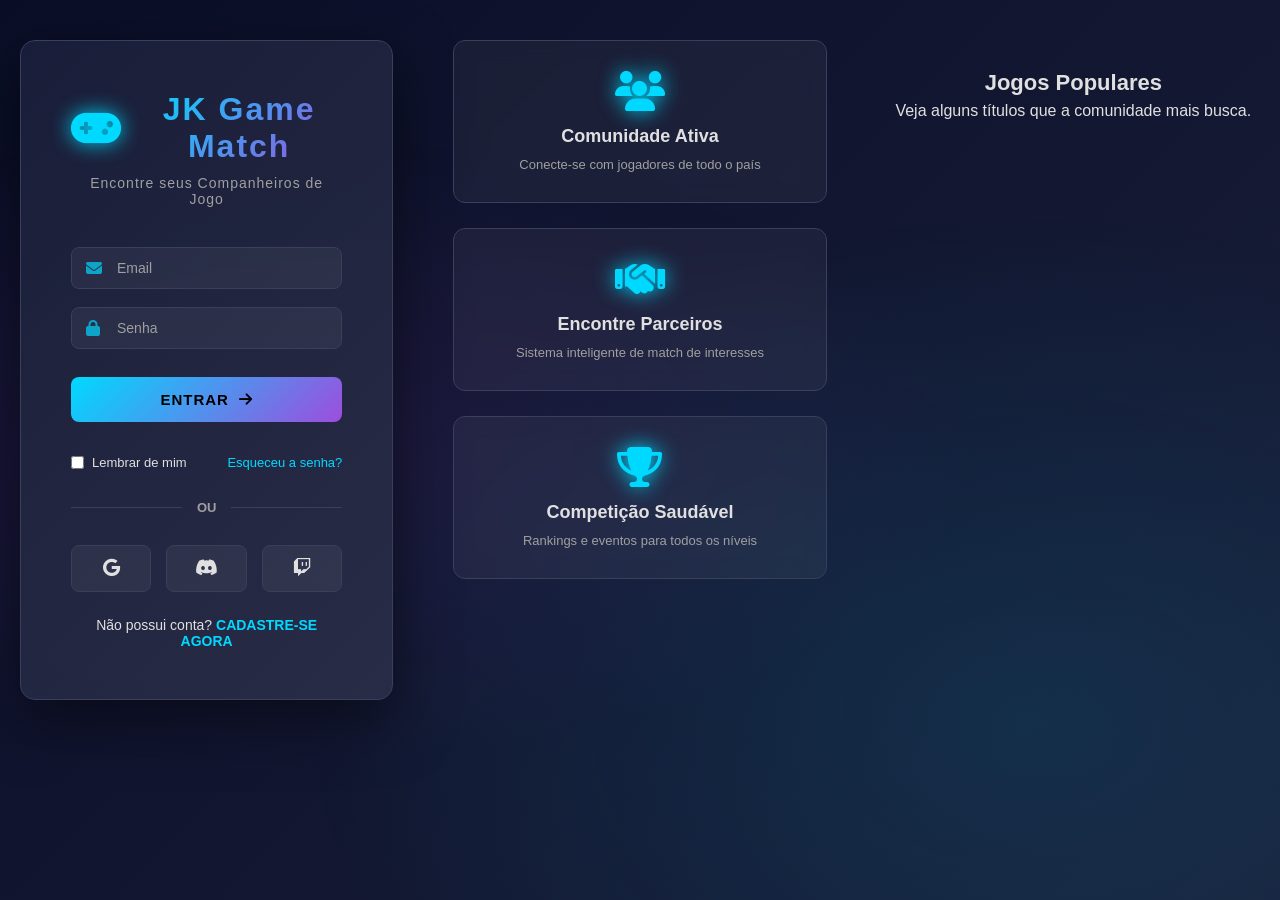
<file: index.html>
<!DOCTYPE html>
<html lang="pt-BR">
<head>
    <meta charset="UTF-8">
    <meta name="viewport" content="width=device-width, initial-scale=1.0">
    <title>JK Game Match - Login</title>
    <link rel="stylesheet" href="style.css">
    <link rel="stylesheet" href="https://cdnjs.cloudflare.com/ajax/libs/font-awesome/6.4.0/css/all.min.css">
</head>
<body>
    <div class="background-animation"></div>

    <div class="login-container">
        <div class="login-box">
            <div class="logo-section">
                <div class="logo">
                    <i class="fas fa-gamepad"></i>
                    <h1>JK Game Match</h1>
                </div>
                <p class="tagline">Encontre seus Companheiros de Jogo</p>
            </div>

            <div id="statusMessage" class="status-message" role="alert"></div>

            <form id="loginForm" class="form-group">
                <div class="input-group">
                    <i class="fas fa-envelope"></i>
                    <input type="email" id="email" name="email" placeholder="Email" required>
                </div>

                <div class="input-group">
                    <i class="fas fa-lock"></i>
                    <input type="password" id="senha" name="senha" placeholder="Senha" required>
                </div>

                <button type="submit" class="btn-neon btn-login">
                    <span>ENTRAR</span>
                    <i class="fas fa-arrow-right"></i>
                </button>

                <div class="remember-forgot">
                    <label class="checkbox">
                        <input type="checkbox" id="lembrar">
                        <span>Lembrar de mim</span>
                    </label>
                    <a href="#" class="forgot-link">Esqueceu a senha?</a>
                </div>
            </form>

            <div class="divider">
                <span>OU</span>
            </div>

            <div class="social-login">
                <button id="googleLogin" class="btn-social google" title="Login com Google">
                    <i class="fab fa-google"></i>
                </button>
                <button id="discordLogin" class="btn-social discord" title="Login com Discord">
                    <i class="fab fa-discord"></i>
                </button>
                <button id="twitchLogin" class="btn-social twitch" title="Login com Twitch">
                    <i class="fab fa-twitch"></i>
                </button>
            </div>

            <div class="signup-link">
                <p>Não possui conta? <a href="cadastro.html" class="link-neon">CADASTRE-SE AGORA</a></p>
            </div>
        </div>

        <div class="login-info">
            <div class="info-card">
                <i class="fas fa-users"></i>
                <h3>Comunidade Ativa</h3>
                <p>Conecte-se com jogadores de todo o país</p>
            </div>
            <div class="info-card">
                <i class="fas fa-handshake"></i>
                <h3>Encontre Parceiros</h3>
                <p>Sistema inteligente de match de interesses</p>
            </div>
            <div class="info-card">
                <i class="fas fa-trophy"></i>
                <h3>Competição Saudável</h3>
                <p>Rankings e eventos para todos os níveis</p>
            </div>
        </div>

        <div class="login-games-section">
            <div class="section-header">
                <h2>Jogos Populares</h2>
                <p>Veja alguns títulos que a comunidade mais busca.</p>
            </div>
            <div class="games-grid" id="homeGames"></div>
        </div>
    </div>

    <script src="dados.js"></script>
    <script src="script.js"></script>
    <script>
        document.addEventListener('DOMContentLoaded', () => {
            // Renderizar jogos iniciais
            const container = document.getElementById('homeGames');
            if (container && window.jogosSimulados) {
                container.innerHTML = jogosSimulados.slice(0, 4).map(jogo => `
                    <div class="game-card">
                        <div class="card-image" style="background-image: url('${jogo.imagem}');">
                            ${!jogo.imagem ? jogo.icon : ''}
                        </div>
                        <div class="card-content">
                            <h3 class="card-title">${jogo.nome}</h3>
                            <p class="card-subtitle">${jogo.genero} • ${jogo.plataforma}</p>
                            <p class="card-description">${jogo.descricao}</p>
                        </div>
                    </div>
                `).join('');
            }

            // Lógica de Login Estático
            const form = document.getElementById('loginForm');
            if (form) {
                form.addEventListener('submit', (e) => {
                    e.preventDefault();
                    const email = document.getElementById('email').value;
                    const statusBox = document.getElementById('statusMessage');
                    
                    if (statusBox) {
                        statusBox.textContent = 'Entrando...';
                        statusBox.className = 'status-message show success';
                    }

                    // Simular salvar usuário no localStorage
                    localStorage.setItem('usuarioLogado', JSON.stringify({
                        id: 1,
                        nome: 'meme0405-laboratório',
                        nickname: 'meme0405-lab',
                        email: email,
                        rank: 'Pro Gamer',
                        plataforma: 'PC',
                        foto: 'avatar-default.svg',
                        nivel: 5
                    }));

                    setTimeout(() => {
                        window.location.href = 'dashboard.html';
                    }, 800);
                });
            }
        });
    </script>
</body>
</html>
</file>
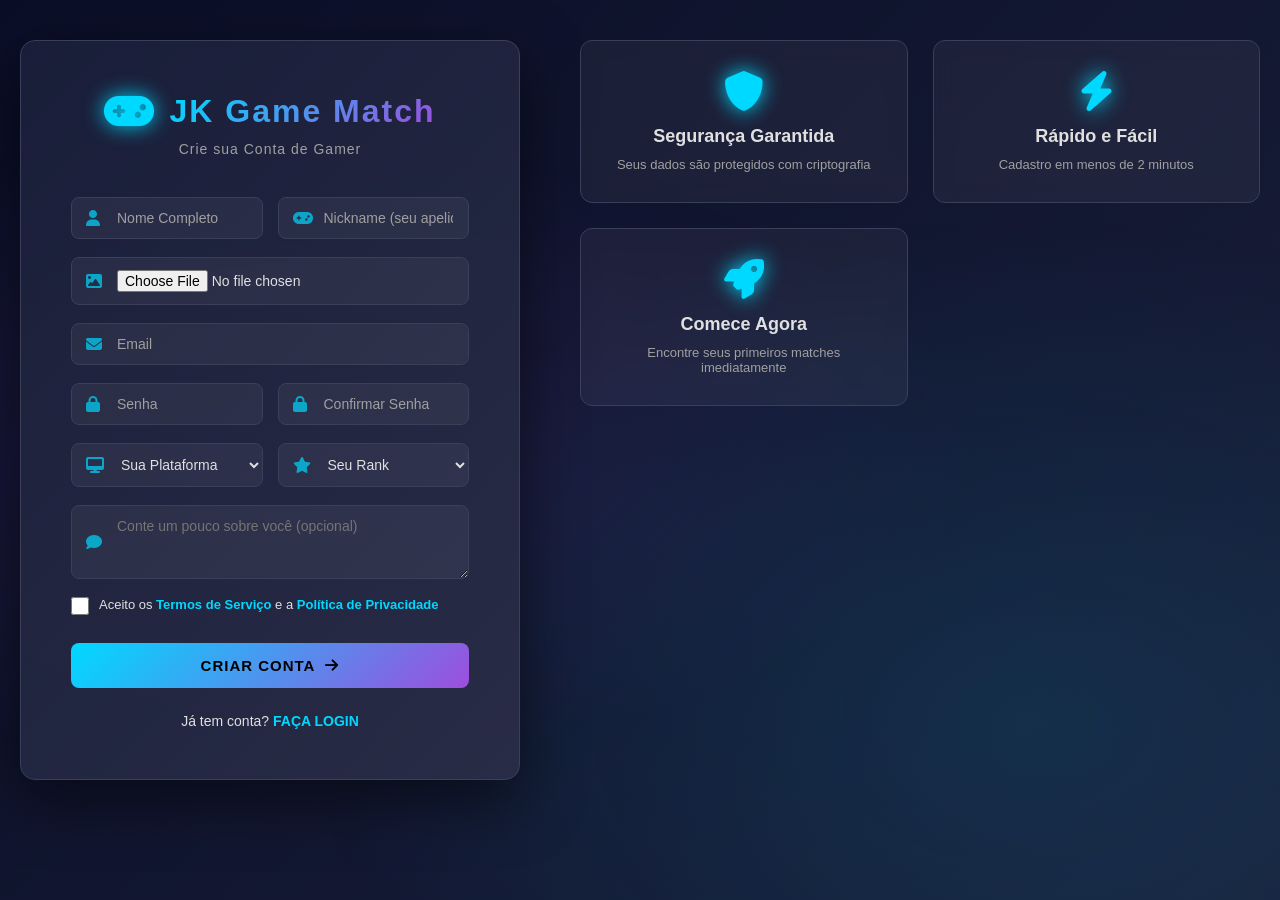
<file: cadastro.html>
<!DOCTYPE html>
<html lang="pt-BR">
<head>
    <meta charset="UTF-8">
    <meta name="viewport" content="width=device-width, initial-scale=1.0">
    <title>JK Game Match - Cadastro</title>
    <link rel="stylesheet" href="style.css">
    <link rel="stylesheet" href="https://cdnjs.cloudflare.com/ajax/libs/font-awesome/6.4.0/css/all.min.css">
</head>
<body>
    <div class="background-animation"></div>

    <div class="login-container">
        <div class="login-box signup-box">
            <div class="logo-section">
                <div class="logo">
                    <i class="fas fa-gamepad"></i>
                    <h1>JK Game Match</h1>
                </div>
                <p class="tagline">Crie sua Conta de Gamer</p>
            </div>

            <div id="statusMessage" class="status-message" role="alert"></div>

            <form id="cadastroForm" class="form-group" id="cadastroFormStatic" enctype="multipart/form-data">
                <div class="form-row">
                    <div class="input-group">
                        <i class="fas fa-user"></i>
                        <input type="text" id="nome" name="nome" placeholder="Nome Completo" required>
                    </div>
                    <div class="input-group">
                        <i class="fas fa-gamepad"></i>
                        <input type="text" id="nickname" name="nickname" placeholder="Nickname (seu apelido)" required>
                    </div>
                </div>
                <div class="input-group">
                    <i class="fas fa-image"></i>
                    <input type="file" id="fotoPerfil" name="foto_perfil" accept="image/*">
                </div>

                <div class="input-group">
                    <i class="fas fa-envelope"></i>
                    <input type="email" id="email" name="email" placeholder="Email" required>
                </div>

                <div class="form-row">
                    <div class="input-group">
                        <i class="fas fa-lock"></i>
                        <input type="password" id="senha" name="senha" placeholder="Senha" required>
                    </div>
                    <div class="input-group">
                        <i class="fas fa-lock"></i>
                        <input type="password" id="confirmSenha" name="confirmSenha" placeholder="Confirmar Senha" required>
                    </div>
                </div>

                <div class="form-row">
                    <div class="input-group">
                        <i class="fas fa-desktop"></i>
                        <select id="plataforma" name="plataforma" required>
                            <option value="">Sua Plataforma</option>
                            <option value="PC">PC</option>
                            <option value="PlayStation">PlayStation</option>
                            <option value="Xbox">Xbox</option>
                            <option value="Nintendo">Nintendo</option>
                            <option value="Mobile">Mobile</option>
                            <option value="Multi">Multi-plataforma</option>
                        </select>
                    </div>
                    <div class="input-group">
                        <i class="fas fa-star"></i>
                        <select id="rank" name="rank" required>
                            <option value="">Seu Rank</option>
                            <option value="Iniciante">Iniciante</option>
                            <option value="Casual">Casual</option>
                            <option value="Intermediario">Intermediário</option>
                            <option value="Avancado">Avançado</option>
                            <option value="Pro">Profissional</option>
                        </select>
                    </div>
                </div>

                <div class="input-group">
                    <i class="fas fa-comment"></i>
                    <textarea id="bio" name="bio" placeholder="Conte um pouco sobre você (opcional)" rows="3"></textarea>
                </div>

                <label class="checkbox-accept">
                    <input type="checkbox" id="termos" name="termos" required>
                    <span>Aceito os <a href="#" class="link-neon">Termos de Serviço</a> e a <a href="#" class="link-neon">Política de Privacidade</a></span>
                </label>

                <button type="submit" class="btn-neon btn-login">
                    <span>CRIAR CONTA</span>
                    <i class="fas fa-arrow-right"></i>
                </button>
            </form>

            <div class="signup-link">
                <p>Já tem conta? <a href="index.html" class="link-neon">FAÇA LOGIN</a></p>
            </div>
        </div>

        <div class="login-info">
            <div class="info-card">
                <i class="fas fa-shield"></i>
                <h3>Segurança Garantida</h3>
                <p>Seus dados são protegidos com criptografia</p>
            </div>
            <div class="info-card">
                <i class="fas fa-zap"></i>
                <h3>Rápido e Fácil</h3>
                <p>Cadastro em menos de 2 minutos</p>
            </div>
            <div class="info-card">
                <i class="fas fa-rocket"></i>
                <h3>Comece Agora</h3>
                <p>Encontre seus primeiros matches imediatamente</p>
            </div>
        </div>
    </div>

    <script src="script.js"></script>
    <script>
        (function () {
            const params = new URLSearchParams(window.location.search);
            const status = params.get('status');
            const message = params.get('message');
            const box = document.getElementById('statusMessage');
            if (box && status && message) {
                box.textContent = decodeURIComponent(message);
                box.className = 'status-message show ' + (status === 'success' ? 'success' : 'error');
            }
        })();
    </script>
</body>
</html>
<script>
document.addEventListener('DOMContentLoaded', () => {
    const form = document.getElementById('cadastroFormStatic');
    if (form) {
        form.addEventListener('submit', (e) => {
            e.preventDefault();
            alert('Cadastro simulado com sucesso! Você será redirecionado para o login.');
            window.location.href = 'index.html';
        });
    }
});
</script>
</file>
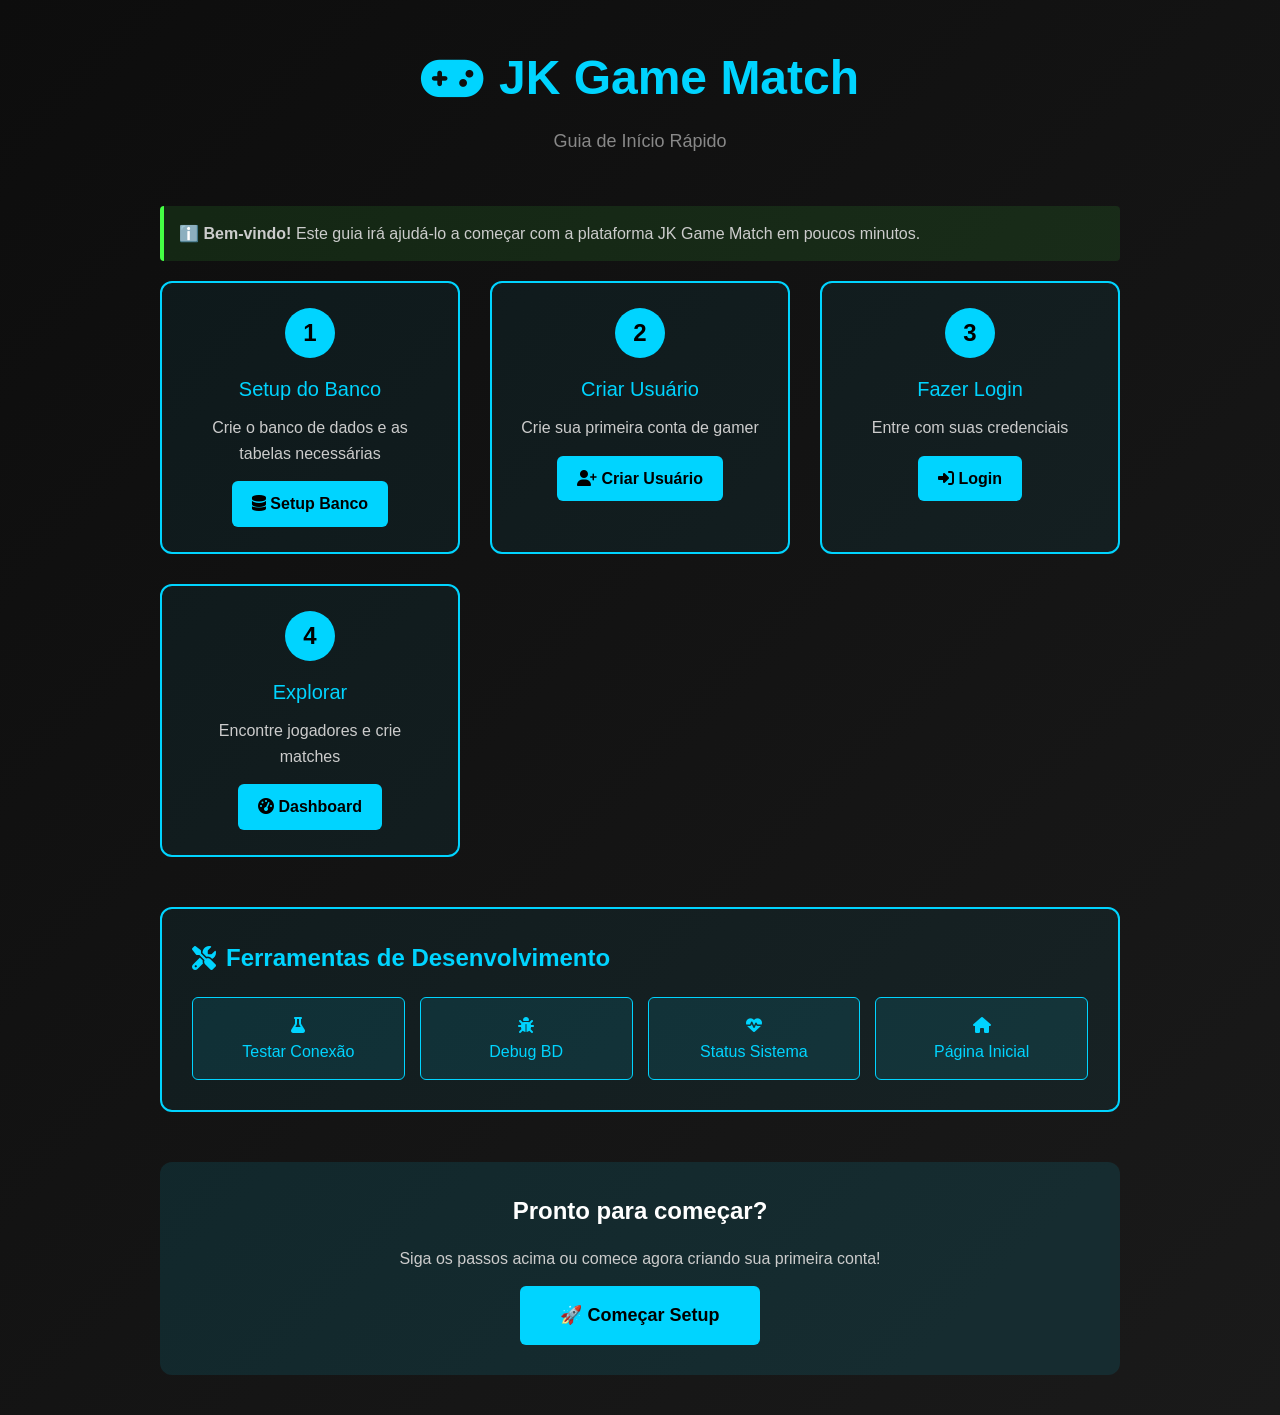
<file: start.html>
<!DOCTYPE html>
<html lang="pt-BR">
<head>
    <meta charset="UTF-8">
    <meta name="viewport" content="width=device-width, initial-scale=1.0">
    <title>Guia de Início - JK Game Match</title>
    <link rel="stylesheet" href="https://cdnjs.cloudflare.com/ajax/libs/font-awesome/6.4.0/css/all.min.css">
    <style>
        * {
            margin: 0;
            padding: 0;
            box-sizing: border-box;
        }
        
        body {
            background: linear-gradient(135deg, #0d0d0d 0%, #1a1a1a 100%);
            color: #fff;
            font-family: 'Segoe UI', Tahoma, Geneva, Verdana, sans-serif;
            line-height: 1.6;
        }
        
        .container {
            max-width: 1000px;
            margin: 0 auto;
            padding: 40px 20px;
        }
        
        header {
            text-align: center;
            margin-bottom: 50px;
        }
        
        h1 {
            font-size: 48px;
            color: #00d4ff;
            margin-bottom: 10px;
            display: flex;
            align-items: center;
            justify-content: center;
            gap: 15px;
        }
        
        h1 i {
            font-size: 50px;
        }
        
        .tagline {
            color: #888;
            font-size: 18px;
            margin-bottom: 30px;
        }
        
        .steps {
            display: grid;
            grid-template-columns: repeat(auto-fit, minmax(250px, 1fr));
            gap: 30px;
            margin-bottom: 50px;
        }
        
        .step {
            background: rgba(0, 212, 255, 0.05);
            border: 2px solid #00d4ff;
            border-radius: 12px;
            padding: 25px;
            text-align: center;
            transition: all 0.3s ease;
        }
        
        .step:hover {
            background: rgba(0, 212, 255, 0.1);
            transform: translateY(-5px);
            box-shadow: 0 10px 30px rgba(0, 212, 255, 0.2);
        }
        
        .step-number {
            display: inline-flex;
            align-items: center;
            justify-content: center;
            width: 50px;
            height: 50px;
            background: #00d4ff;
            color: #000;
            border-radius: 50%;
            font-weight: bold;
            font-size: 24px;
            margin-bottom: 15px;
        }
        
        .step-title {
            font-size: 20px;
            color: #00d4ff;
            margin-bottom: 10px;
        }
        
        .step-desc {
            color: #ccc;
            margin-bottom: 15px;
        }
        
        .step-link {
            display: inline-block;
            background: #00d4ff;
            color: #000;
            padding: 10px 20px;
            border-radius: 6px;
            text-decoration: none;
            font-weight: bold;
            transition: all 0.3s ease;
        }
        
        .step-link:hover {
            background: #00a8cc;
            transform: translateY(-2px);
        }
        
        .tools-section {
            background: rgba(0, 212, 255, 0.05);
            border: 2px solid #00d4ff;
            border-radius: 12px;
            padding: 30px;
            margin-bottom: 30px;
        }
        
        .tools-title {
            color: #00d4ff;
            font-size: 24px;
            margin-bottom: 20px;
            display: flex;
            align-items: center;
            gap: 10px;
        }
        
        .tools-grid {
            display: grid;
            grid-template-columns: repeat(auto-fit, minmax(200px, 1fr));
            gap: 15px;
        }
        
        .tool-link {
            background: rgba(0, 212, 255, 0.1);
            border: 1px solid #00d4ff;
            padding: 15px;
            border-radius: 6px;
            text-decoration: none;
            color: #00d4ff;
            text-align: center;
            transition: all 0.3s ease;
        }
        
        .tool-link:hover {
            background: rgba(0, 212, 255, 0.2);
            transform: translateY(-2px);
        }
        
        .cta-section {
            text-align: center;
            margin-top: 50px;
            padding: 30px;
            background: rgba(0, 212, 255, 0.1);
            border-radius: 12px;
        }
        
        .cta-button {
            display: inline-block;
            background: #00d4ff;
            color: #000;
            padding: 15px 40px;
            font-size: 18px;
            border: none;
            border-radius: 6px;
            cursor: pointer;
            font-weight: bold;
            transition: all 0.3s ease;
            text-decoration: none;
        }
        
        .cta-button:hover {
            background: #00a8cc;
            transform: translateY(-2px);
        }
        
        .info-box {
            background: rgba(68, 255, 68, 0.1);
            border-left: 4px solid #44ff44;
            padding: 15px;
            border-radius: 4px;
            margin: 20px 0;
            color: #ccc;
        }
    </style>
</head>
<body>
    <div class="container">
        <header>
            <h1>
                <i class="fas fa-gamepad"></i>
                JK Game Match
            </h1>
            <p class="tagline">Guia de Início Rápido</p>
        </header>
        
        <div class="info-box">
            <strong>ℹ️ Bem-vindo!</strong> Este guia irá ajudá-lo a começar com a plataforma JK Game Match em poucos minutos.
        </div>
        
        <div class="steps">
            <div class="step">
                <div class="step-number">1</div>
                <div class="step-title">Setup do Banco</div>
                <p class="step-desc">Crie o banco de dados e as tabelas necessárias</p>
                <a href="setup_banco.php" class="step-link">
                    <i class="fas fa-database"></i> Setup Banco
                </a>
            </div>
            
            <div class="step">
                <div class="step-number">2</div>
                <div class="step-title">Criar Usuário</div>
                <p class="step-desc">Crie sua primeira conta de gamer</p>
                <a href="criar_usuario.php" class="step-link">
                    <i class="fas fa-user-plus"></i> Criar Usuário
                </a>
            </div>
            
            <div class="step">
                <div class="step-number">3</div>
                <div class="step-title">Fazer Login</div>
                <p class="step-desc">Entre com suas credenciais</p>
                <a href="index.html" class="step-link">
                    <i class="fas fa-sign-in-alt"></i> Login
                </a>
            </div>
            
            <div class="step">
                <div class="step-number">4</div>
                <div class="step-title">Explorar</div>
                <p class="step-desc">Encontre jogadores e crie matches</p>
                <a href="dashboard.html" class="step-link">
                    <i class="fas fa-tachometer-alt"></i> Dashboard
                </a>
            </div>
        </div>
        
        <div class="tools-section">
            <h2 class="tools-title">
                <i class="fas fa-tools"></i>
                Ferramentas de Desenvolvimento
            </h2>
            <div class="tools-grid">
                <a href="teste_banco.php" class="tool-link">
                    <i class="fas fa-flask"></i><br>Testar Conexão
                </a>
                <a href="db_debug.php" class="tool-link">
                    <i class="fas fa-bug"></i><br>Debug BD
                </a>
                <a href="status.php" class="tool-link">
                    <i class="fas fa-heartbeat"></i><br>Status Sistema
                </a>
                <a href="welcome.php" class="tool-link">
                    <i class="fas fa-home"></i><br>Página Inicial
                </a>
            </div>
        </div>
        
        <div class="cta-section">
            <h2>Pronto para começar?</h2>
            <p style="margin: 15px 0; color: #ccc;">
                Siga os passos acima ou comece agora criando sua primeira conta!
            </p>
            <a href="setup_banco.php" class="cta-button">
                🚀 Começar Setup
            </a>
        </div>
    </div>
</body>
</html>
</file>
<file: style.css>
/* ============================================
   JK Game Match - CSS Moderno e Gamer
   ============================================ */

* {
    margin: 0;
    padding: 0;
    box-sizing: border-box;
}

/* Variáveis de cores */
:root {
    --primary: #0a0e27;
    --secondary: #1a1f3a;
    --tertiary: #2a2d47;
    --accent-purple: #9d4edd;
    --accent-blue: #00d9ff;
    --accent-pink: #ff006e;
    --text-light: #e0e0e0;
    --text-muted: #a0a0a0;
    --border: #3a3f5a;
    --success: #00ff88;
    --warning: #ffaa00;
    --danger: #ff0055;
    --shadow: rgba(0, 0, 0, 0.5);
}

/* Base */
html, body {
    width: 100%;
    height: 100%;
}

body {
    font-family: 'Segoe UI', 'Roboto', sans-serif;
    background: linear-gradient(135deg, #0a0e27 0%, #1a1f3a 100%);
    color: var(--text-light);
    overflow-x: hidden;
}

/* Background Animation */
.background-animation {
    position: fixed;
    top: 0;
    left: 0;
    width: 100%;
    height: 100%;
    background: 
        radial-gradient(ellipse at 20% 50%, rgba(157, 78, 221, 0.1) 0%, transparent 50%),
        radial-gradient(ellipse at 80% 80%, rgba(0, 217, 255, 0.1) 0%, transparent 50%);
    pointer-events: none;
    z-index: -1;
    animation: gradientShift 15s ease infinite;
}

@keyframes gradientShift {
    0%, 100% {
        opacity: 1;
    }
    50% {
        opacity: 0.8;
    }
}

/* ============================================
   LOGIN & CADASTRO
   ============================================ */

.login-container {
    display: flex;
    align-items: flex-start;
    justify-content: space-between;
    min-height: 100vh;
    padding: 40px 20px;
    gap: 60px;
    flex-wrap: wrap;
}

.login-box,
.login-info,
.login-games-section {
    flex: 1 1 320px;
    min-width: 280px;
}

.login-box {
    background: linear-gradient(135deg, rgba(26, 31, 58, 0.95) 0%, rgba(42, 45, 71, 0.95) 100%);
    border: 1px solid var(--border);
    border-radius: 15px;
    padding: 50px;
    width: 100%;
    max-width: 450px;
    box-shadow: 0 20px 60px var(--shadow);
    backdrop-filter: blur(10px);
    animation: slideInLeft 0.6s ease;
}

.login-games-section {
    width: 100%;
    max-width: 760px;
    margin-top: 30px;
}

.login-games-section .section-header {
    display: flex;
    flex-direction: column;
    gap: 6px;
    margin-bottom: 20px;
}

.login-games-section .games-grid {
    grid-template-columns: repeat(auto-fit, minmax(220px, 1fr));
    gap: 18px;
}

@keyframes slideInLeft {
    from {
        opacity: 0;
        transform: translateX(-50px);
    }
    to {
        opacity: 1;
        transform: translateX(0);
    }
}

.signup-box {
    max-width: 500px;
}

.logo-section {
    text-align: center;
    margin-bottom: 40px;
}

.logo {
    display: flex;
    align-items: center;
    justify-content: center;
    gap: 15px;
    margin-bottom: 10px;
}

.logo i {
    font-size: 40px;
    color: var(--accent-blue);
    text-shadow: 0 0 20px var(--accent-blue);
}

.logo h1 {
    font-size: 32px;
    background: linear-gradient(135deg, var(--accent-blue), var(--accent-purple));
    -webkit-background-clip: text;
    -webkit-text-fill-color: transparent;
    background-clip: text;
    font-weight: 800;
    letter-spacing: 2px;
}

.tagline {
    color: var(--text-muted);
    font-size: 14px;
    letter-spacing: 1px;
}

/* Form Group */
.form-group {
    display: flex;
    flex-direction: column;
    gap: 18px;
    margin-bottom: 25px;
}

.form-row {
    display: grid;
    grid-template-columns: 1fr 1fr;
    gap: 15px;
}

.input-group {
    position: relative;
    display: flex;
    align-items: center;
}

.input-group i {
    position: absolute;
    left: 15px;
    color: var(--accent-blue);
    font-size: 16px;
    opacity: 0.7;
}

.input-group input,
.input-group select,
.input-group textarea {
    width: 100%;
    background: rgba(255, 255, 255, 0.05);
    border: 1px solid var(--border);
    border-radius: 8px;
    padding: 12px 15px 12px 45px;
    color: var(--text-light);
    font-size: 14px;
    transition: all 0.3s ease;
    font-family: inherit;
}

.input-group input:focus,
.input-group select:focus,
.input-group textarea:focus {
    outline: none;
    border-color: var(--accent-blue);
    background: rgba(0, 217, 255, 0.1);
    box-shadow: 0 0 15px rgba(0, 217, 255, 0.3);
}

.input-group input::placeholder {
    color: var(--text-muted);
}

.input-group select option {
    background: var(--secondary);
    color: var(--text-light);
}

.input-group textarea {
    resize: vertical;
    padding-left: 45px;
}

/* Buttons */
.btn-neon {
    display: flex;
    align-items: center;
    justify-content: center;
    gap: 10px;
    width: 100%;
    padding: 14px 20px;
    background: linear-gradient(135deg, var(--accent-blue), var(--accent-purple));
    color: #000;
    border: none;
    border-radius: 8px;
    font-weight: 700;
    font-size: 15px;
    letter-spacing: 1px;
    cursor: pointer;
    transition: all 0.3s ease;
    position: relative;
    overflow: hidden;
    text-transform: uppercase;
}

.btn-neon::before {
    content: '';
    position: absolute;
    top: 0;
    left: -100%;
    width: 100%;
    height: 100%;
    background: linear-gradient(90deg, transparent, rgba(255, 255, 255, 0.2), transparent);
    transition: left 0.5s ease;
}

.btn-neon:hover {
    transform: translateY(-2px);
    box-shadow: 0 10px 30px rgba(0, 217, 255, 0.4), 0 0 20px rgba(157, 78, 221, 0.3);
}

.btn-neon:hover::before {
    left: 100%;
}

.btn-login {
    margin-top: 10px;
}

/* Remember & Forgot */
.remember-forgot {
    display: flex;
    justify-content: space-between;
    align-items: center;
    font-size: 13px;
    margin-top: 15px;
}

.checkbox {
    display: flex;
    align-items: center;
    gap: 8px;
    cursor: pointer;
    user-select: none;
}

.checkbox input {
    width: auto !important;
    padding: 0 !important;
    left: auto !important;
    cursor: pointer;
}

.forgot-link {
    color: var(--accent-blue);
    text-decoration: none;
    transition: all 0.3s ease;
}

.forgot-link:hover {
    text-decoration: underline;
    text-shadow: 0 0 10px var(--accent-blue);
}

/* Divider */
.divider {
    display: flex;
    align-items: center;
    margin: 30px 0;
    gap: 15px;
}

.divider::before,
.divider::after {
    content: '';
    flex: 1;
    height: 1px;
    background: var(--border);
}

.divider span {
    color: var(--text-muted);
    font-size: 13px;
    font-weight: 600;
}

/* Social Login */
.social-login {
    display: flex;
    gap: 15px;
    margin-bottom: 25px;
}

.btn-social {
    flex: 1;
    padding: 12px;
    background: rgba(255, 255, 255, 0.05);
    border: 1px solid var(--border);
    border-radius: 8px;
    color: var(--text-light);
    font-size: 18px;
    cursor: pointer;
    transition: all 0.3s ease;
}

.btn-social:hover {
    border-color: var(--accent-blue);
    transform: translateY(-2px);
    box-shadow: 0 5px 15px rgba(0, 217, 255, 0.2);
}

.btn-social.google:hover {
    color: #4285f4;
}

.btn-social.discord:hover {
    color: #5865f2;
}

.btn-social.twitch:hover {
    color: #9146ff;
}

/* Signup Link */
.signup-link {
    text-align: center;
    margin-top: 20px;
    font-size: 14px;
}

.link-neon {
    color: var(--accent-blue);
    text-decoration: none;
    font-weight: 700;
    transition: all 0.3s ease;
}

.link-neon:hover {
    color: var(--accent-purple);
    text-shadow: 0 0 10px var(--accent-blue);
}

/* Checkbox Accept */
.checkbox-accept {
    display: flex;
    gap: 10px;
    font-size: 13px;
    cursor: pointer;
}

.checkbox-accept input {
    width: 18px !important;
    height: 18px !important;
    padding: 0 !important;
    left: auto !important;
    flex-shrink: 0;
}

.checkbox-accept a {
    color: var(--accent-blue);
    text-decoration: none;
}

.checkbox-accept a:hover {
    text-decoration: underline;
}

/* Status Message */
.status-message {
    margin-top: 20px;
    padding: 12px 15px;
    border-radius: 8px;
    font-size: 13px;
    text-align: center;
    display: none;
}

.status-message.show {
    display: block;
}

.status-message.success {
    background: rgba(0, 255, 136, 0.1);
    border: 1px solid var(--success);
    color: var(--success);
}

.status-message.error {
    background: rgba(255, 0, 85, 0.1);
    border: 1px solid var(--danger);
    color: var(--danger);
}

/* Login Info Cards */
.login-info {
    display: grid;
    grid-template-columns: repeat(auto-fit, minmax(220px, 1fr));
    gap: 25px;
}

.info-card {
    background: rgba(255, 255, 255, 0.05);
    border: 1px solid var(--border);
    border-radius: 12px;
    padding: 30px 25px;
    text-align: center;
    backdrop-filter: blur(10px);
    transition: all 0.3s ease;
    animation: slideInRight 0.6s ease backwards;
}

.info-card:nth-child(1) { animation-delay: 0.1s; }
.info-card:nth-child(2) { animation-delay: 0.2s; }
.info-card:nth-child(3) { animation-delay: 0.3s; }

@keyframes slideInRight {
    from {
        opacity: 0;
        transform: translateX(50px);
    }
    to {
        opacity: 1;
        transform: translateX(0);
    }
}

.info-card:hover {
    border-color: var(--accent-blue);
    transform: translateY(-10px);
    box-shadow: 0 15px 40px rgba(0, 217, 255, 0.2);
}

.info-card i {
    font-size: 40px;
    color: var(--accent-blue);
    margin-bottom: 15px;
    text-shadow: 0 0 20px var(--accent-blue);
}

.info-card h3 {
    font-size: 18px;
    margin-bottom: 10px;
    color: var(--text-light);
}

.info-card p {
    font-size: 13px;
    color: var(--text-muted);
}

/* ============================================
   LAYOUT PRINCIPAL
   ============================================ */

.container-main {
    display: flex;
    height: 100vh;
    background: var(--primary);
}

.sidebar {
    width: 280px;
    background: linear-gradient(180deg, rgba(26, 31, 58, 0.98) 0%, rgba(10, 14, 39, 0.98) 100%);
    border-right: 1px solid var(--border);
    display: flex;
    flex-direction: column;
    padding: 20px;
    overflow-y: auto;
    scrollbar-width: thin;
    scrollbar-color: var(--accent-blue) transparent;
}

.sidebar::-webkit-scrollbar {
    width: 6px;
}

.sidebar::-webkit-scrollbar-track {
    background: transparent;
}

.sidebar::-webkit-scrollbar-thumb {
    background: var(--accent-blue);
    border-radius: 3px;
}

.sidebar-header {
    display: flex;
    justify-content: space-between;
    align-items: center;
    margin-bottom: 30px;
}

.logo-small {
    display: flex;
    align-items: center;
    gap: 10px;
    font-weight: 800;
    font-size: 18px;
}

.logo-small i {
    color: var(--accent-blue);
    text-shadow: 0 0 15px var(--accent-blue);
}

.btn-sidebar-toggle {
    display: none;
    background: none;
    border: none;
    color: var(--accent-blue);
    cursor: pointer;
    font-size: 20px;
}

.sidebar-nav {
    flex: 1;
    display: flex;
    flex-direction: column;
    gap: 10px;
}

.nav-item {
    display: flex;
    align-items: center;
    gap: 15px;
    padding: 12px 15px;
    border-radius: 8px;
    color: var(--text-muted);
    text-decoration: none;
    transition: all 0.3s ease;
    position: relative;
    overflow: hidden;
    font-size: 14px;
    font-weight: 500;
}

.nav-item::before {
    content: '';
    position: absolute;
    left: 0;
    top: 0;
    height: 100%;
    width: 3px;
    background: var(--accent-blue);
    transform: scaleY(0);
    transform-origin: bottom;
    transition: transform 0.3s ease;
}

.nav-item:hover {
    color: var(--accent-blue);
    background: rgba(0, 217, 255, 0.1);
}

.nav-item:hover::before {
    transform: scaleY(1);
}

.nav-item.active {
    color: var(--accent-blue);
    background: rgba(0, 217, 255, 0.15);
}

.nav-item.active::before {
    transform: scaleY(1);
}

.nav-item i {
    width: 20px;
    text-align: center;
}

.nav-item .badge {
    margin-left: auto;
    background: var(--danger);
    color: white;
    border-radius: 50%;
    width: 24px;
    height: 24px;
    display: flex;
    align-items: center;
    justify-content: center;
    font-size: 12px;
    font-weight: 700;
}

.sidebar-footer {
    display: flex;
    flex-direction: column;
    gap: 10px;
    padding-top: 20px;
    border-top: 1px solid var(--border);
}

.nav-item.logout {
    color: var(--danger);
}

.nav-item.logout:hover {
    background: rgba(255, 0, 85, 0.1);
}

/* Main Content */
.main-content {
    flex: 1;
    display: flex;
    flex-direction: column;
    overflow: hidden;
}

.navbar {
    display: flex;
    justify-content: space-between;
    align-items: center;
    padding: 20px 30px;
    background: rgba(26, 31, 58, 0.8);
    border-bottom: 1px solid var(--border);
    backdrop-filter: blur(10px);
    gap: 30px;
}

.navbar-left {
    flex: 0 0 auto;
}

.page-title {
    font-size: 24px;
    font-weight: 700;
}

.navbar-right {
    display: flex;
    align-items: center;
    gap: 30px;
}

.search-box {
    position: relative;
    width: 250px;
    display: flex;
    align-items: center;
}

.search-box i {
    position: absolute;
    left: 15px;
    color: var(--text-muted);
}

.search-box input {
    width: 100%;
    background: rgba(255, 255, 255, 0.05) !important;
    border: 1px solid var(--border) !important;
    padding: 10px 15px 10px 40px !important;
    border-radius: 8px !important;
    font-size: 13px !important;
}

.navbar-icons {
    display: flex;
    align-items: center;
    gap: 20px;
}

.icon-btn {
    position: relative;
    background: none;
    border: none;
    color: var(--text-muted);
    cursor: pointer;
    font-size: 20px;
    transition: all 0.3s ease;
}

.icon-btn:hover {
    color: var(--accent-blue);
    transform: scale(1.1);
}

.notification-dot {
    position: absolute;
    top: -5px;
    right: -5px;
    width: 8px;
    height: 8px;
    background: var(--danger);
    border-radius: 50%;
    display: none;
    animation: pulse 2s infinite;
}

.notification-dot.active {
    display: block;
}

@keyframes pulse {
    0%, 100% {
        box-shadow: 0 0 0 0 rgba(255, 0, 85, 0.7);
    }
    50% {
        box-shadow: 0 0 0 6px rgba(255, 0, 85, 0.3);
    }
}

.user-profile-mini {
    display: flex;
    align-items: center;
    gap: 12px;
    padding: 8px 12px;
    background: rgba(255, 255, 255, 0.05);
    border-radius: 20px;
    border: 1px solid var(--border);
    cursor: pointer;
    transition: all 0.3s ease;
}

.user-profile-mini:hover {
    border-color: var(--accent-blue);
    background: rgba(0, 217, 255, 0.1);
}

.user-profile-mini img {
    width: 32px;
    height: 32px;
    border-radius: 50%;
    border: 2px solid var(--accent-blue);
}

.user-profile-mini .user-info-mini {
    display: flex;
    flex-direction: column;
    min-width: 0;
}

.user-profile-mini .user-info-mini span {
    font-size: 13px;
    font-weight: 700;
    color: var(--text-light);
    max-width: 120px;
    overflow: hidden;
    text-overflow: ellipsis;
    white-space: nowrap;
}

.user-profile-mini .user-info-mini small {
    font-size: 11px;
    color: var(--text-muted);
    display: block;
    max-width: 120px;
    overflow: hidden;
    text-overflow: ellipsis;
    white-space: nowrap;
}
    overflow: hidden;
    text-overflow: ellipsis;
}

/* Dashboard Content */
.dashboard-content {
    flex: 1;
    padding: 30px;
    overflow-y: auto;
    scrollbar-width: thin;
    scrollbar-color: var(--accent-blue) transparent;
}

.dashboard-content::-webkit-scrollbar {
    width: 8px;
}

.dashboard-content::-webkit-scrollbar-track {
    background: transparent;
}

.dashboard-content::-webkit-scrollbar-thumb {
    background: var(--accent-blue);
    border-radius: 4px;
}

/* Welcome Section */
.welcome-section {
    margin-bottom: 40px;
}

.welcome-card {
    background: linear-gradient(135deg, rgba(157, 78, 221, 0.15) 0%, rgba(0, 217, 255, 0.15) 100%);
    border: 1px solid var(--border);
    border-radius: 12px;
    padding: 40px;
    display: flex;
    justify-content: space-between;
    align-items: center;
    gap: 40px;
}

.welcome-text h1 {
    font-size: 32px;
    margin-bottom: 10px;
    background: linear-gradient(135deg, var(--accent-blue), var(--accent-purple));
    -webkit-background-clip: text;
    -webkit-text-fill-color: transparent;
    background-clip: text;
}

.welcome-text p {
    color: var(--text-muted);
    font-size: 15px;
}

.welcome-stats {
    display: grid;
    grid-template-columns: repeat(3, 1fr);
    gap: 20px;
}

.stat-card {
    display: flex;
    align-items: center;
    gap: 15px;
    background: rgba(255, 255, 255, 0.05);
    padding: 20px;
    border-radius: 10px;
    border: 1px solid var(--border);
}

.stat-card i {
    font-size: 24px;
    color: var(--accent-blue);
    text-shadow: 0 0 15px var(--accent-blue);
}

.stat-info {
    display: flex;
    flex-direction: column;
}

.stat-label {
    font-size: 12px;
    color: var(--text-muted);
    margin-bottom: 5px;
}

.stat-number {
    font-size: 22px;
    font-weight: 700;
    color: var(--accent-blue);
}

/* Sections */
.section {
    margin-bottom: 50px;
}

.section-header {
    display: flex;
    justify-content: space-between;
    align-items: center;
    margin-bottom: 25px;
}

.section-header h2 {
    font-size: 22px;
    font-weight: 700;
}

.see-all {
    color: var(--accent-blue);
    text-decoration: none;
    font-size: 13px;
    font-weight: 600;
    transition: all 0.3s ease;
}

.see-all:hover {
    text-shadow: 0 0 10px var(--accent-blue);
}

/* Grids */
.games-grid,
.players-grid,
.matches-grid {
    display: grid;
    grid-template-columns: repeat(auto-fill, minmax(200px, 1fr));
    gap: 20px;
}

.players-grid.large {
    grid-template-columns: repeat(auto-fill, minmax(250px, 1fr));
}

/* Game Card */
.game-card,
.player-card,
.match-card {
    background: rgba(255, 255, 255, 0.05);
    border: 1px solid var(--border);
    border-radius: 10px;
    overflow: hidden;
    transition: all 0.3s ease;
    cursor: pointer;
    display: flex;
    flex-direction: column;
}

.game-card:hover,
.player-card:hover,
.match-card:hover {
    border-color: var(--accent-blue);
    transform: translateY(-10px);
    box-shadow: 0 20px 40px rgba(0, 217, 255, 0.3);
}

/* Game Card Image */
.card-image {
    width: 100%;
    height: 160px;
    background: linear-gradient(135deg, var(--secondary), var(--tertiary));
    background-size: cover;
    background-position: center;
    display: flex;
    align-items: center;
    justify-content: center;
    font-size: 40px;
    position: relative;
    overflow: hidden;
}

.card-image::after {
    content: '';
    position: absolute;
    top: 0;
    left: -100%;
    width: 100%;
    height: 100%;
    background: linear-gradient(90deg, transparent, rgba(0, 217, 255, 0.2), transparent);
    transition: left 0.5s ease;
}

.game-card:hover .card-image::after {
    left: 100%;
}

.game-card:hover,
.player-card:hover,
.match-card:hover {
    border-color: var(--accent-blue);
    transform: translateY(-10px);
    box-shadow: 0 20px 40px rgba(0, 217, 255, 0.3);
}

/* Card Content */
.card-content {
    padding: 15px;
    flex: 1;
    display: flex;
    flex-direction: column;
}

.card-title {
    font-size: 16px;
    font-weight: 700;
    margin-bottom: 8px;
    color: var(--text-light);
}

.card-subtitle {
    font-size: 12px;
    color: var(--text-muted);
    margin-bottom: 10px;
}

.card-description {
    font-size: 12px;
    color: var(--text-muted);
    flex: 1;
    margin-bottom: 10px;
    line-height: 1.4;
}

.card-meta {
    display: flex;
    gap: 10px;
    flex-wrap: wrap;
    margin-bottom: 12px;
}

.meta-tag {
    background: rgba(0, 217, 255, 0.15);
    border: 1px solid rgba(0, 217, 255, 0.3);
    color: var(--accent-blue);
    padding: 4px 10px;
    border-radius: 6px;
    font-size: 11px;
    font-weight: 600;
}

.card-actions {
    display: flex;
    gap: 10px;
}

.btn-card {
    flex: 1;
    padding: 8px 12px;
    background: rgba(0, 217, 255, 0.1);
    border: 1px solid var(--accent-blue);
    color: var(--accent-blue);
    border-radius: 6px;
    cursor: pointer;
    font-size: 12px;
    font-weight: 600;
    transition: all 0.3s ease;
}

.btn-card:hover {
    background: var(--accent-blue);
    color: #000;
}

.btn-icon {
    width: 36px;
    height: 36px;
    padding: 0;
    background: rgba(0, 217, 255, 0.1);
    border: 1px solid var(--accent-blue);
    color: var(--accent-blue);
    display: flex;
    align-items: center;
    justify-content: center;
    border-radius: 6px;
    cursor: pointer;
    transition: all 0.3s ease;
}

.btn-icon:hover {
    background: var(--accent-blue);
    color: #000;
}

/* Player Card */
.player-card {
    text-align: center;
}

.player-avatar {
    width: 100%;
    height: 180px;
    background: linear-gradient(135deg, var(--secondary), var(--tertiary));
    display: flex;
    align-items: center;
    justify-content: center;
    font-size: 60px;
}

.player-info {
    padding: 15px;
}

.player-name {
    font-size: 16px;
    font-weight: 700;
    margin-bottom: 5px;
}

.player-status {
    display: inline-flex;
    align-items: center;
    gap: 5px;
    font-size: 11px;
    color: var(--success);
    margin-bottom: 10px;
}

.player-status::before {
    content: '';
    width: 6px;
    height: 6px;
    background: var(--success);
    border-radius: 50%;
}

.player-details {
    font-size: 12px;
    color: var(--text-muted);
    margin-bottom: 10px;
}

.player-details p {
    margin: 3px 0;
}

.player-actions {
    display: flex;
    gap: 10px;
}

/* Match Card */
.match-card {
    padding: 20px;
}

.match-header {
    display: flex;
    align-items: center;
    gap: 15px;
    margin-bottom: 15px;
}

.match-avatar {
    width: 50px;
    height: 50px;
    border-radius: 50%;
    background: linear-gradient(135deg, var(--accent-blue), var(--accent-purple));
    display: flex;
    align-items: center;
    justify-content: center;
    font-size: 24px;
    flex-shrink: 0;
}

.match-info h4 {
    font-size: 15px;
    margin-bottom: 3px;
}

.match-info p {
    font-size: 12px;
    color: var(--text-muted);
}

.match-status {
    display: inline-block;
    padding: 4px 12px;
    background: rgba(0, 255, 136, 0.1);
    border: 1px solid var(--success);
    color: var(--success);
    border-radius: 6px;
    font-size: 11px;
    font-weight: 600;
    margin: 10px 0;
}

.match-status.pendente {
    background: rgba(255, 170, 0, 0.1);
    border-color: var(--warning);
    color: var(--warning);
}

.match-status.recusado {
    background: rgba(255, 0, 85, 0.1);
    border-color: var(--danger);
    color: var(--danger);
}

/* Filters */
.filters-section {
    background: rgba(26, 31, 58, 0.5);
    border: 1px solid var(--border);
    border-radius: 10px;
    padding: 20px;
    margin-bottom: 30px;
    display: flex;
    gap: 20px;
    flex-wrap: wrap;
    align-items: center;
}

.filter-group {
    display: flex;
    flex-direction: column;
    gap: 8px;
    flex: 1;
    min-width: 150px;
}

.filter-group label {
    font-size: 12px;
    font-weight: 600;
    color: var(--text-muted);
    text-transform: uppercase;
    letter-spacing: 0.5px;
}

.filter-group select {
    background: rgba(255, 255, 255, 0.05) !important;
    border: 1px solid var(--border) !important;
    padding: 10px 12px !important;
    border-radius: 6px !important;
    font-size: 13px !important;
    color: var(--text-light) !important;
}

.btn-filter-clear {
    padding: 10px 20px;
    background: rgba(255, 0, 85, 0.15);
    border: 1px solid var(--danger);
    color: var(--danger);
    border-radius: 6px;
    font-size: 12px;
    font-weight: 600;
    cursor: pointer;
    transition: all 0.3s ease;
    text-transform: uppercase;
    letter-spacing: 0.5px;
}

.btn-filter-clear:hover {
    background: var(--danger);
    color: white;
}

/* Sort Options */
.sort-options {
    display: flex;
    align-items: center;
    gap: 15px;
    margin-bottom: 25px;
    padding-bottom: 20px;
    border-bottom: 1px solid var(--border);
}

.sort-options span {
    font-size: 13px;
    font-weight: 600;
    color: var(--text-muted);
}

.sort-btn {
    padding: 8px 16px;
    background: rgba(0, 217, 255, 0.1);
    border: 1px solid var(--border);
    color: var(--text-light);
    border-radius: 6px;
    font-size: 12px;
    font-weight: 600;
    cursor: pointer;
    transition: all 0.3s ease;
    text-transform: uppercase;
}

.sort-btn:hover,
.sort-btn.active {
    border-color: var(--accent-blue);
    background: var(--accent-blue);
    color: #000;
}

/* Tabs */
.matches-tabs,
.games-tabs,
.profile-tabs {
    display: flex;
    gap: 20px;
    border-bottom: 1px solid var(--border);
    margin-bottom: 30px;
    padding: 0 30px;
    background: rgba(26, 31, 58, 0.5);
    position: relative;
}

.tab-btn {
    display: flex;
    align-items: center;
    gap: 8px;
    padding: 15px 0;
    background: none;
    border: none;
    color: var(--text-muted);
    cursor: pointer;
    font-size: 14px;
    font-weight: 600;
    position: relative;
    transition: all 0.3s ease;
    text-transform: uppercase;
    letter-spacing: 0.5px;
}

.tab-btn::after {
    content: '';
    position: absolute;
    bottom: -1px;
    left: 0;
    width: 100%;
    height: 3px;
    background: var(--accent-blue);
    transform: scaleX(0);
    transform-origin: left;
    transition: transform 0.3s ease;
}

.tab-btn:hover {
    color: var(--accent-blue);
}

.tab-btn.active {
    color: var(--accent-blue);
}

.tab-btn.active::after {
    transform: scaleX(1);
}

.tab-btn .count {
    background: var(--danger);
    color: white;
    border-radius: 50%;
    width: 22px;
    height: 22px;
    display: flex;
    align-items: center;
    justify-content: center;
    font-size: 11px;
    font-weight: 700;
}

.tab-content {
    display: none;
}

.tab-content.active {
    display: block;
}

/* Matches List */
.matches-list,
.games-list {
    display: flex;
    flex-direction: column;
    gap: 15px;
}

.match-item,
.game-item {
    background: rgba(255, 255, 255, 0.05);
    border: 1px solid var(--border);
    border-radius: 10px;
    padding: 20px;
    display: flex;
    justify-content: space-between;
    align-items: center;
    transition: all 0.3s ease;
    cursor: pointer;
}

.match-item:hover,
.game-item:hover {
    border-color: var(--accent-blue);
    background: rgba(0, 217, 255, 0.1);
    transform: translateX(10px);
}

.match-item-left {
    display: flex;
    align-items: center;
    gap: 15px;
    flex: 1;
}

.match-item-right {
    display: flex;
    gap: 10px;
}

.btn-accept {
    width: 36px;
    height: 36px;
    padding: 0;
    background: rgba(0, 255, 136, 0.1);
    border: 1px solid var(--success);
    color: var(--success);
    display: flex;
    align-items: center;
    justify-content: center;
    border-radius: 6px;
    cursor: pointer;
    transition: all 0.3s ease;
    font-size: 16px;
}

.btn-accept:hover {
    background: var(--success);
    color: #000;
    transform: scale(1.1);
    box-shadow: 0 0 15px rgba(0, 255, 136, 0.5);
}

.btn-accept:active {
    transform: scale(0.95);
}

.btn-reject {
    width: 36px;
    height: 36px;
    padding: 0;
    background: rgba(255, 0, 85, 0.1);
    border: 1px solid var(--danger);
    color: var(--danger);
    display: flex;
    align-items: center;
    justify-content: center;
    border-radius: 6px;
    cursor: pointer;
    transition: all 0.3s ease;
    font-size: 16px;
}

.btn-reject:hover {
    background: var(--danger);
    color: #fff;
    transform: scale(1.1);
    box-shadow: 0 0 15px rgba(255, 0, 85, 0.5);
}

.btn-reject:active {
    transform: scale(0.95);
}

/* Empty State */
.empty-state {
    text-align: center;
    padding: 60px 20px;
}

.empty-state i {
    font-size: 60px;
    color: var(--text-muted);
    opacity: 0.3;
    margin-bottom: 20px;
}

.empty-state h3 {
    font-size: 20px;
    margin-bottom: 10px;
    color: var(--text-muted);
}

.empty-state p {
    color: var(--text-muted);
    margin-bottom: 20px;
}

.empty-state a {
    color: var(--accent-blue);
    text-decoration: none;
}

.no-results {
    text-align: center;
    padding: 80px 20px;
}

.no-results i {
    font-size: 80px;
    color: var(--text-muted);
    opacity: 0.2;
    margin-bottom: 20px;
}

/* Pagination */
.pagination {
    display: flex;
    justify-content: center;
    gap: 10px;
    margin-top: 40px;
    flex-wrap: wrap;
}

.pagination button {
    padding: 10px 12px;
    background: rgba(255, 255, 255, 0.05);
    border: 1px solid var(--border);
    color: var(--text-light);
    border-radius: 6px;
    cursor: pointer;
    font-size: 13px;
    font-weight: 600;
    transition: all 0.3s ease;
}

.pagination button:hover,
.pagination button.active {
    border-color: var(--accent-blue);
    background: var(--accent-blue);
    color: #000;
}

/* Modal */
.modal {
    display: none;
    position: fixed;
    top: 0;
    left: 0;
    width: 100%;
    height: 100%;
    background: rgba(0, 0, 0, 0.8);
    z-index: 1000;
    align-items: center;
    justify-content: center;
    backdrop-filter: blur(5px);
}

.modal.show {
    display: flex;
    animation: fadeIn 0.3s ease;
}

@keyframes fadeIn {
    from {
        opacity: 0;
    }
    to {
        opacity: 1;
    }
}

.modal-content {
    background: linear-gradient(135deg, rgba(26, 31, 58, 0.98) 0%, rgba(42, 45, 71, 0.98) 100%);
    border: 1px solid var(--border);
    border-radius: 12px;
    padding: 40px;
    max-width: 600px;
    max-height: 90vh;
    overflow-y: auto;
    position: relative;
    animation: slideUp 0.3s ease;
}

@keyframes slideUp {
    from {
        opacity: 0;
        transform: translateY(50px);
    }
    to {
        opacity: 1;
        transform: translateY(0);
    }
}

.close-modal {
    position: absolute;
    top: 20px;
    right: 20px;
    background: none;
    border: none;
    color: var(--text-muted);
    font-size: 28px;
    cursor: pointer;
    transition: all 0.3s ease;
}

.close-modal:hover {
    color: var(--accent-blue);
    transform: rotate(90deg);
}

.modal-header {
    margin-bottom: 25px;
}

.modal-header h2 {
    font-size: 22px;
    font-weight: 700;
}

.modal-body {
    padding: 0;
}

/* Notificações/Toast */
.notification {
    padding: 15px 20px;
    background: rgba(26, 31, 58, 0.95);
    border: 1px solid var(--border);
    border-radius: 8px;
    color: var(--text-light);
    font-size: 14px;
    display: flex;
    align-items: center;
    gap: 10px;
    animation: slideInRight 0.3s ease;
    box-shadow: 0 10px 30px rgba(0, 0, 0, 0.5);
    min-width: 280px;
    max-width: 400px;
}

.notification.success {
    border-color: var(--success);
    background: rgba(0, 255, 136, 0.1);
    color: var(--success);
}

.notification.success::before {
    content: '✅';
    font-size: 18px;
}

.notification.error {
    border-color: var(--danger);
    background: rgba(255, 0, 85, 0.1);
    color: var(--danger);
}

.notification.error::before {
    content: '❌';
    font-size: 18px;
}

.notification.warning {
    border-color: var(--warning);
    background: rgba(255, 170, 0, 0.1);
    color: var(--warning);
}

.notification.warning::before {
    content: '⚠️';
    font-size: 18px;
}

.notification.info {
    border-color: var(--accent-blue);
    background: rgba(0, 217, 255, 0.1);
    color: var(--accent-blue);
}

.notification.info::before {
    content: 'ℹ️';
    font-size: 18px;
}

@keyframes slideInRight {
    from {
        opacity: 0;
        transform: translateX(50px);
    }
    to {
        opacity: 1;
        transform: translateX(0);
    }
}

@keyframes slideOutRight {
    from {
        opacity: 1;
        transform: translateX(0);
    }
    to {
        opacity: 0;
        transform: translateX(50px);
    }
}

.notification.fade-out {
    animation: slideOutRight 0.3s ease;
}

/* Player Detail */
.player-detail {
    text-align: center;
}

.player-detail-avatar {
    width: 120px;
    height: 120px;
    border-radius: 50%;
    background: linear-gradient(135deg, var(--accent-blue), var(--accent-purple));
    margin: 0 auto 20px;
    display: flex;
    align-items: center;
    justify-content: center;
    font-size: 60px;
    border: 3px solid var(--accent-blue);
    box-shadow: 0 0 20px rgba(0, 217, 255, 0.4);
}

.player-detail-name {
    font-size: 24px;
    font-weight: 700;
    margin-bottom: 5px;
}

.player-detail-nickname {
    color: var(--accent-blue);
    margin-bottom: 20px;
}

.player-detail-stats {
    display: grid;
    grid-template-columns: repeat(2, 1fr);
    gap: 15px;
    margin: 20px 0;
}

.detail-stat {
    background: rgba(255, 255, 255, 0.05);
    border: 1px solid var(--border);
    border-radius: 8px;
    padding: 15px;
}

.detail-stat-label {
    font-size: 12px;
    color: var(--text-muted);
    text-transform: uppercase;
    letter-spacing: 0.5px;
    margin-bottom: 5px;
}

.detail-stat-value {
    font-size: 18px;
    font-weight: 700;
    color: var(--accent-blue);
}

.player-detail-games {
    text-align: left;
    margin: 25px 0;
}

.player-detail-games h4 {
    font-size: 14px;
    font-weight: 700;
    margin-bottom: 10px;
    color: var(--text-light);
}

.games-list-detail {
    display: flex;
    flex-wrap: wrap;
    gap: 10px;
}

.game-tag {
    background: rgba(0, 217, 255, 0.1);
    border: 1px solid var(--accent-blue);
    color: var(--accent-blue);
    padding: 8px 12px;
    border-radius: 6px;
    font-size: 12px;
    font-weight: 600;
}

.player-detail-actions {
    display: flex;
    gap: 10px;
    margin-top: 25px;
}

.btn-match {
    flex: 1;
    padding: 12px;
    background: linear-gradient(135deg, var(--accent-blue), var(--accent-purple));
    color: #000;
    border: none;
    border-radius: 8px;
    font-weight: 700;
    font-size: 13px;
    cursor: pointer;
    transition: all 0.3s ease;
    text-transform: uppercase;
    letter-spacing: 0.5px;
}

.btn-match:hover {
    transform: translateY(-2px);
    box-shadow: 0 10px 25px rgba(0, 217, 255, 0.3);
}

.btn-pass {
    flex: 1;
    padding: 12px;
    background: rgba(255, 255, 255, 0.05);
    border: 1px solid var(--border);
    color: var(--text-light);
    border-radius: 8px;
    font-weight: 700;
    font-size: 13px;
    cursor: pointer;
    transition: all 0.3s ease;
    text-transform: uppercase;
    letter-spacing: 0.5px;
}

.btn-pass:hover {
    border-color: var(--danger);
    color: var(--danger);
}

/* Profile Section */
.profile-content {
    padding: 30px;
    overflow-y: auto;
}

.profile-header {
    margin-bottom: 40px;
}

.profile-banner {
    width: 100%;
    height: 200px;
    background: linear-gradient(135deg, rgba(157, 78, 221, 0.3) 0%, rgba(0, 217, 255, 0.3) 100%);
    border: 1px solid var(--border);
    border-radius: 12px;
    margin-bottom: -60px;
    position: relative;
    overflow: hidden;
}

.profile-banner::after {
    content: '';
    position: absolute;
    inset: 0;
    background: linear-gradient(90deg, transparent, rgba(0, 217, 255, 0.1), transparent);
    animation: shine 3s infinite;
}

@keyframes shine {
    0%, 100% {
        left: -100%;
    }
    50% {
        left: 100%;
    }
}

.profile-info-main {
    display: flex;
    align-items: flex-end;
    gap: 30px;
    padding: 0 30px;
    background: rgba(26, 31, 58, 0.8);
    border: 1px solid var(--border);
    border-radius: 12px;
    border-top: none;
    padding: 30px;
    position: relative;
}

.profile-avatar {
    position: relative;
    flex-shrink: 0;
}

.profile-avatar img {
    width: 140px;
    height: 140px;
    border-radius: 50%;
    border: 4px solid var(--accent-blue);
    box-shadow: 0 0 30px rgba(0, 217, 255, 0.4);
    object-fit: cover;
}

.avatar-upload {
    position: absolute;
    bottom: 10px;
    right: 10px;
    width: 40px;
    height: 40px;
    background: var(--accent-blue);
    border-radius: 50%;
    display: flex;
    align-items: center;
    justify-content: center;
    color: #000;
    cursor: pointer;
    transition: all 0.3s ease;
    box-shadow: 0 5px 15px rgba(0, 217, 255, 0.4);
}

.avatar-upload:hover {
    transform: scale(1.1);
    box-shadow: 0 8px 20px rgba(0, 217, 255, 0.5);
}

.profile-basic {
    flex: 1;
}

.profile-basic h1 {
    font-size: 28px;
    font-weight: 700;
    margin-bottom: 5px;
}

.profile-nickname {
    color: var(--accent-blue);
    font-size: 14px;
    font-weight: 600;
    margin-bottom: 10px;
}

.profile-badges {
    display: flex;
    gap: 10px;
    flex-wrap: wrap;
}

.badge-rank,
.badge-platform {
    padding: 6px 12px;
    background: rgba(0, 217, 255, 0.1);
    border: 1px solid var(--accent-blue);
    color: var(--accent-blue);
    border-radius: 6px;
    font-size: 12px;
    font-weight: 600;
    text-transform: uppercase;
    letter-spacing: 0.5px;
}

.badge-platform {
    background: rgba(157, 78, 221, 0.1);
    border-color: var(--accent-purple);
    color: var(--accent-purple);
}

.btn-edit-profile {
    padding: 10px 20px;
    background: rgba(0, 217, 255, 0.1);
    border: 1px solid var(--accent-blue);
    color: var(--accent-blue);
    border-radius: 8px;
    font-weight: 600;
    font-size: 13px;
    cursor: pointer;
    transition: all 0.3s ease;
    display: flex;
    align-items: center;
    gap: 8px;
    text-transform: uppercase;
    letter-spacing: 0.5px;
}

.btn-edit-profile:hover {
    background: var(--accent-blue);
    color: #000;
}

/* Profile Stats */
.profile-stats {
    display: grid;
    grid-template-columns: repeat(auto-fit, minmax(150px, 1fr));
    gap: 20px;
    margin-bottom: 40px;
}

.stat-item {
    background: rgba(26, 31, 58, 0.8);
    border: 1px solid var(--border);
    border-radius: 10px;
    padding: 20px;
    display: flex;
    align-items: center;
    gap: 15px;
    transition: all 0.3s ease;
}

.stat-item:hover {
    border-color: var(--accent-blue);
    transform: translateY(-5px);
}

.stat-icon {
    width: 50px;
    height: 50px;
    background: rgba(0, 217, 255, 0.15);
    border-radius: 10px;
    display: flex;
    align-items: center;
    justify-content: center;
    font-size: 24px;
    color: var(--accent-blue);
    flex-shrink: 0;
}

.stat-value {
    text-align: left;
}

.stat-value .value {
    font-size: 24px;
    font-weight: 700;
    color: var(--accent-blue);
}

.stat-value .label {
    font-size: 12px;
    color: var(--text-muted);
    text-transform: uppercase;
    letter-spacing: 0.5px;
}

/* Card Profile */
.card-profile {
    background: rgba(26, 31, 58, 0.8);
    border: 1px solid var(--border);
    border-radius: 10px;
    padding: 25px;
}

.card-profile h3 {
    font-size: 18px;
    font-weight: 700;
    margin-bottom: 20px;
}

.about-info {
    text-align: left;
}

.info-item {
    margin-bottom: 20px;
    padding-bottom: 20px;
    border-bottom: 1px solid var(--border);
}

.info-item:last-child {
    border-bottom: none;
    margin-bottom: 0;
    padding-bottom: 0;
}

.info-item label {
    font-size: 12px;
    color: var(--text-muted);
    font-weight: 600;
    text-transform: uppercase;
    letter-spacing: 0.5px;
    display: block;
    margin-bottom: 8px;
}

.info-item p {
    font-size: 14px;
    color: var(--text-light);
}

/* Settings */
.settings-group {
    display: flex;
    flex-direction: column;
    gap: 0;
}

.setting-item {
    display: flex;
    justify-content: space-between;
    align-items: center;
    padding: 15px 0;
    border-bottom: 1px solid var(--border);
    cursor: pointer;
}

.setting-item:last-child {
    border-bottom: none;
}

.setting-info {
    text-align: left;
}

.setting-label {
    font-size: 14px;
    font-weight: 600;
    margin-bottom: 3px;
    color: var(--text-light);
}

.setting-desc {
    font-size: 12px;
    color: var(--text-muted);
}

/* Switch */
.switch {
    position: relative;
    width: 50px;
    height: 26px;
}

.switch input {
    opacity: 0;
    width: 0;
    height: 0;
}

.slider {
    position: absolute;
    cursor: pointer;
    top: 0;
    left: 0;
    right: 0;
    bottom: 0;
    background: rgba(255, 255, 255, 0.1);
    transition: 0.3s;
    border-radius: 26px;
    border: 1px solid var(--border);
}

.slider::before {
    position: absolute;
    content: '';
    height: 20px;
    width: 20px;
    left: 2px;
    bottom: 2px;
    background: var(--text-light);
    transition: 0.3s;
    border-radius: 50%;
}

input:checked + .slider {
    background: var(--accent-blue);
    border-color: var(--accent-blue);
}

input:checked + .slider::before {
    transform: translateX(24px);
}

/* Danger Zone */
.danger-zone {
    margin-top: 30px;
    padding-top: 30px;
    border-top: 2px solid var(--danger);
}

.danger-zone h4 {
    font-size: 16px;
    font-weight: 700;
    color: var(--danger);
    margin-bottom: 15px;
}

.btn-danger {
    padding: 12px 20px;
    background: rgba(255, 0, 85, 0.1);
    border: 1px solid var(--danger);
    color: var(--danger);
    border-radius: 8px;
    font-weight: 700;
    font-size: 13px;
    cursor: pointer;
    transition: all 0.3s ease;
    display: flex;
    align-items: center;
    gap: 8px;
    text-transform: uppercase;
    letter-spacing: 0.5px;
}

.btn-danger:hover {
    background: var(--danger);
    color: white;
}

/* Notification Panel */
.notification-panel {
    position: fixed;
    right: -400px;
    top: 0;
    width: 350px;
    height: 100vh;
    background: linear-gradient(180deg, rgba(26, 31, 58, 0.98) 0%, rgba(10, 14, 39, 0.98) 100%);
    border-left: 1px solid var(--border);
    padding: 20px;
    z-index: 900;
    transition: right 0.3s ease;
    overflow-y: auto;
}

.notification-panel.show {
    right: 0;
}

.notification-header {
    display: flex;
    justify-content: space-between;
    align-items: center;
    margin-bottom: 20px;
}

.notification-header h3 {
    font-size: 16px;
    font-weight: 700;
}

.close-btn {
    background: none;
    border: none;
    color: var(--text-muted);
    cursor: pointer;
    font-size: 20px;
    transition: all 0.3s ease;
}

.close-btn:hover {
    color: var(--accent-blue);
    transform: rotate(90deg);
}

.notification-list {
    display: flex;
    flex-direction: column;
    gap: 10px;
}

.notification-item {
    background: rgba(255, 255, 255, 0.05);
    border: 1px solid var(--border);
    border-radius: 8px;
    padding: 12px;
    font-size: 12px;
    line-height: 1.5;
    transition: all 0.3s ease;
}

.notification-item:hover {
    border-color: var(--accent-blue);
    background: rgba(0, 217, 255, 0.1);
}

/* Responsive */
@media (max-width: 1024px) {
    .login-container {
        flex-direction: column;
        gap: 40px;
    }

    .login-info {
        grid-template-columns: 1fr;
    }

    .welcome-card {
        flex-direction: column;
    }

    .welcome-stats {
        grid-template-columns: 1fr;
    }

    .games-grid,
    .players-grid {
        grid-template-columns: repeat(auto-fill, minmax(180px, 1fr));
    }

    .players-grid.large {
        grid-template-columns: repeat(auto-fill, minmax(200px, 1fr));
    }
}

@media (max-width: 768px) {
    .container-main {
        flex-direction: column;
    }

    .sidebar {
        width: 100%;
        max-height: 60px;
        flex-direction: row;
        padding: 10px 20px;
        overflow-x: auto;
        overflow-y: hidden;
    }

    .sidebar-header {
        flex: 0 0 auto;
    }

    .btn-sidebar-toggle {
        display: block;
    }

    .sidebar-nav,
    .sidebar-footer {
        display: none;
    }

    .sidebar.open .sidebar-nav,
    .sidebar.open .sidebar-footer {
        display: flex;
    }

    .navbar {
        flex-direction: column;
        align-items: flex-start;
        gap: 15px;
    }

    .navbar-right {
        width: 100%;
        flex-wrap: wrap;
    }

    .search-box {
        width: 100%;
    }

    .dashboard-content {
        padding: 20px;
    }

    .login-box {
        padding: 30px 20px;
        max-width: 100%;
    }

    .form-row {
        grid-template-columns: 1fr;
    }

    .games-grid,
    .players-grid {
        grid-template-columns: repeat(auto-fill, minmax(150px, 1fr));
    }

    .players-grid.large {
        grid-template-columns: repeat(auto-fill, minmax(150px, 1fr));
    }

    .stat-card {
        flex-direction: column;
        text-align: center;
    }

    .matches-tabs,
    .games-tabs,
    .profile-tabs {
        padding: 0;
        overflow-x: auto;
        overflow-y: hidden;
    }

    .modal-content {
        padding: 30px 20px;
        max-width: 95%;
    }

    .profile-info-main {
        flex-direction: column;
        align-items: center;
        text-align: center;
    }

    .profile-basic {
        text-align: center;
    }

    .notification-panel {
        width: 100%;
        right: -100%;
    }
}

@media (max-width: 480px) {
    .logo h1 {
        font-size: 24px;
    }

    .login-box {
        padding: 20px;
    }

    .games-grid,
    .players-grid {
        grid-template-columns: 1fr;
    }

    .players-grid.large {
        grid-template-columns: 1fr;
    }

    .navbar-right {
        display: none;
    }

    .welcome-text h1 {
        font-size: 24px;
    }

    .profile-avatar img {
        width: 100px;
        height: 100px;
    }

    .profile-basic h1 {
        font-size: 20px;
    }
}
</file>
